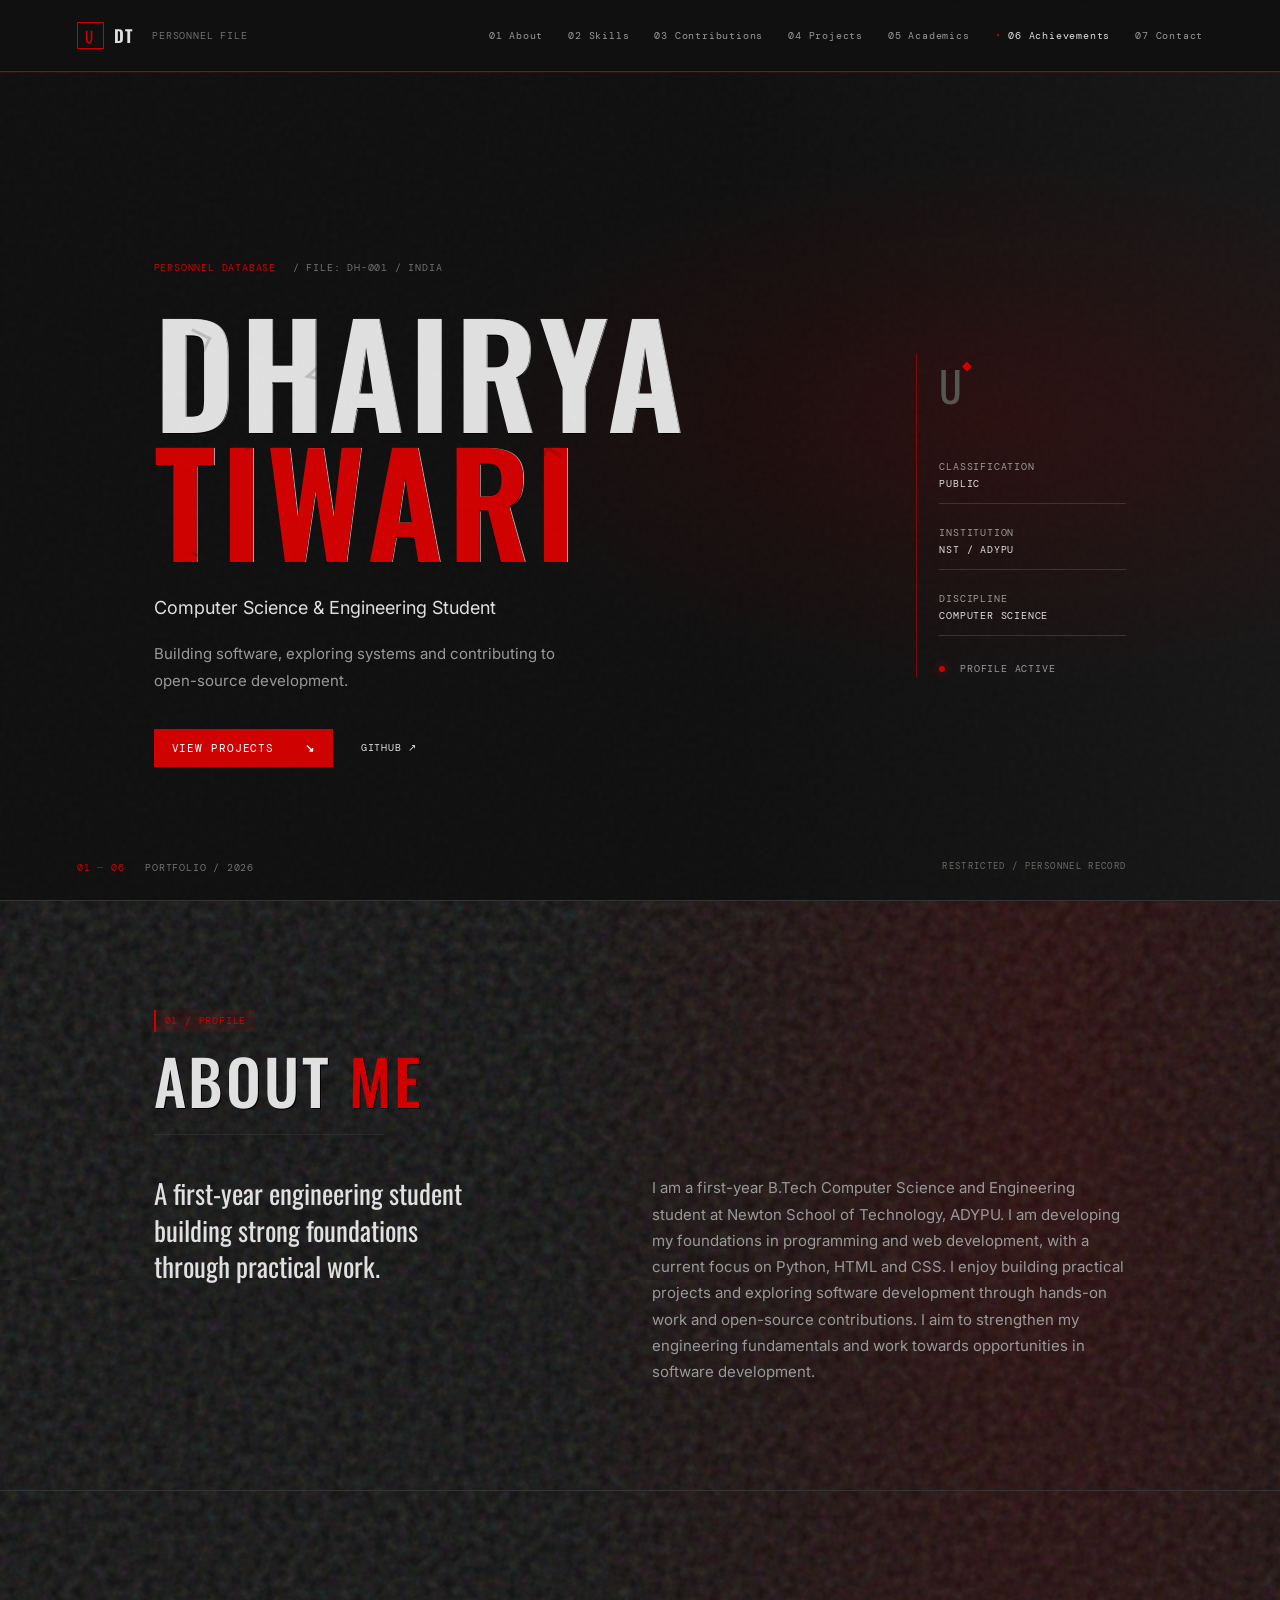
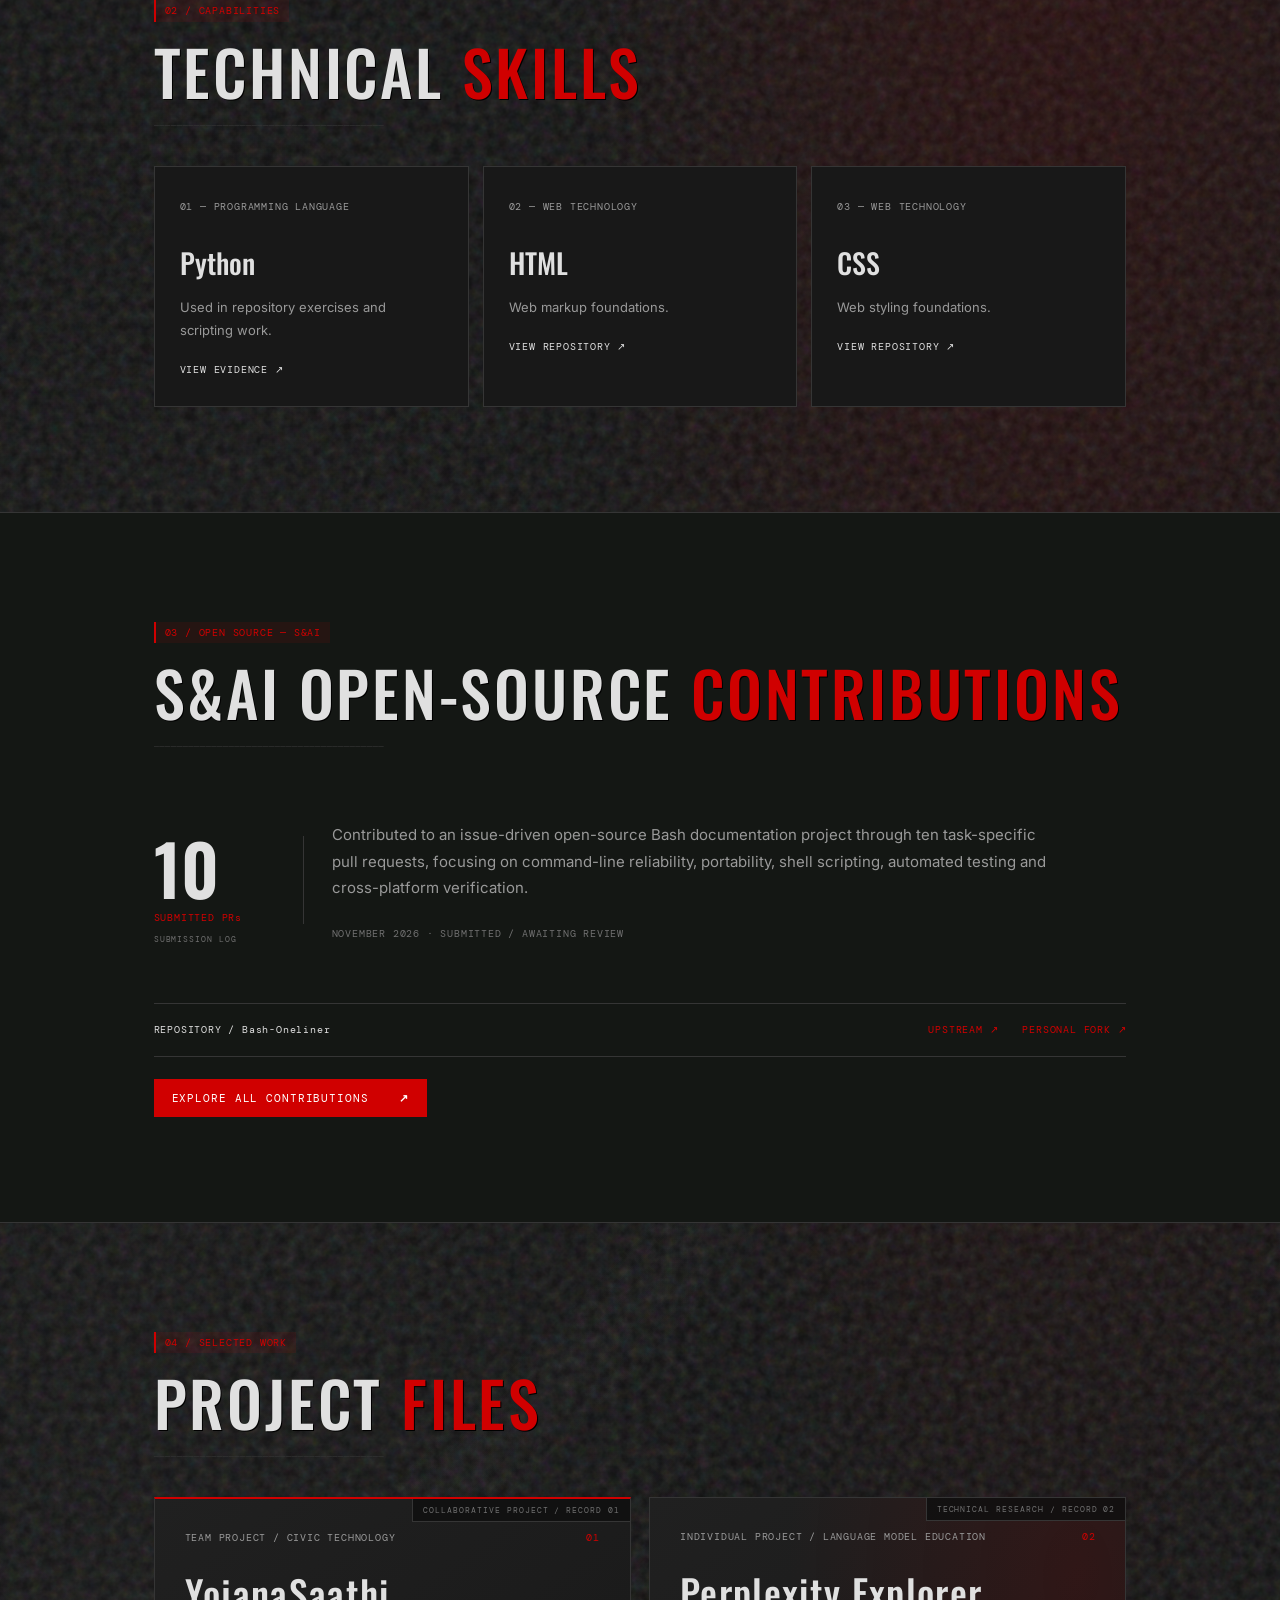
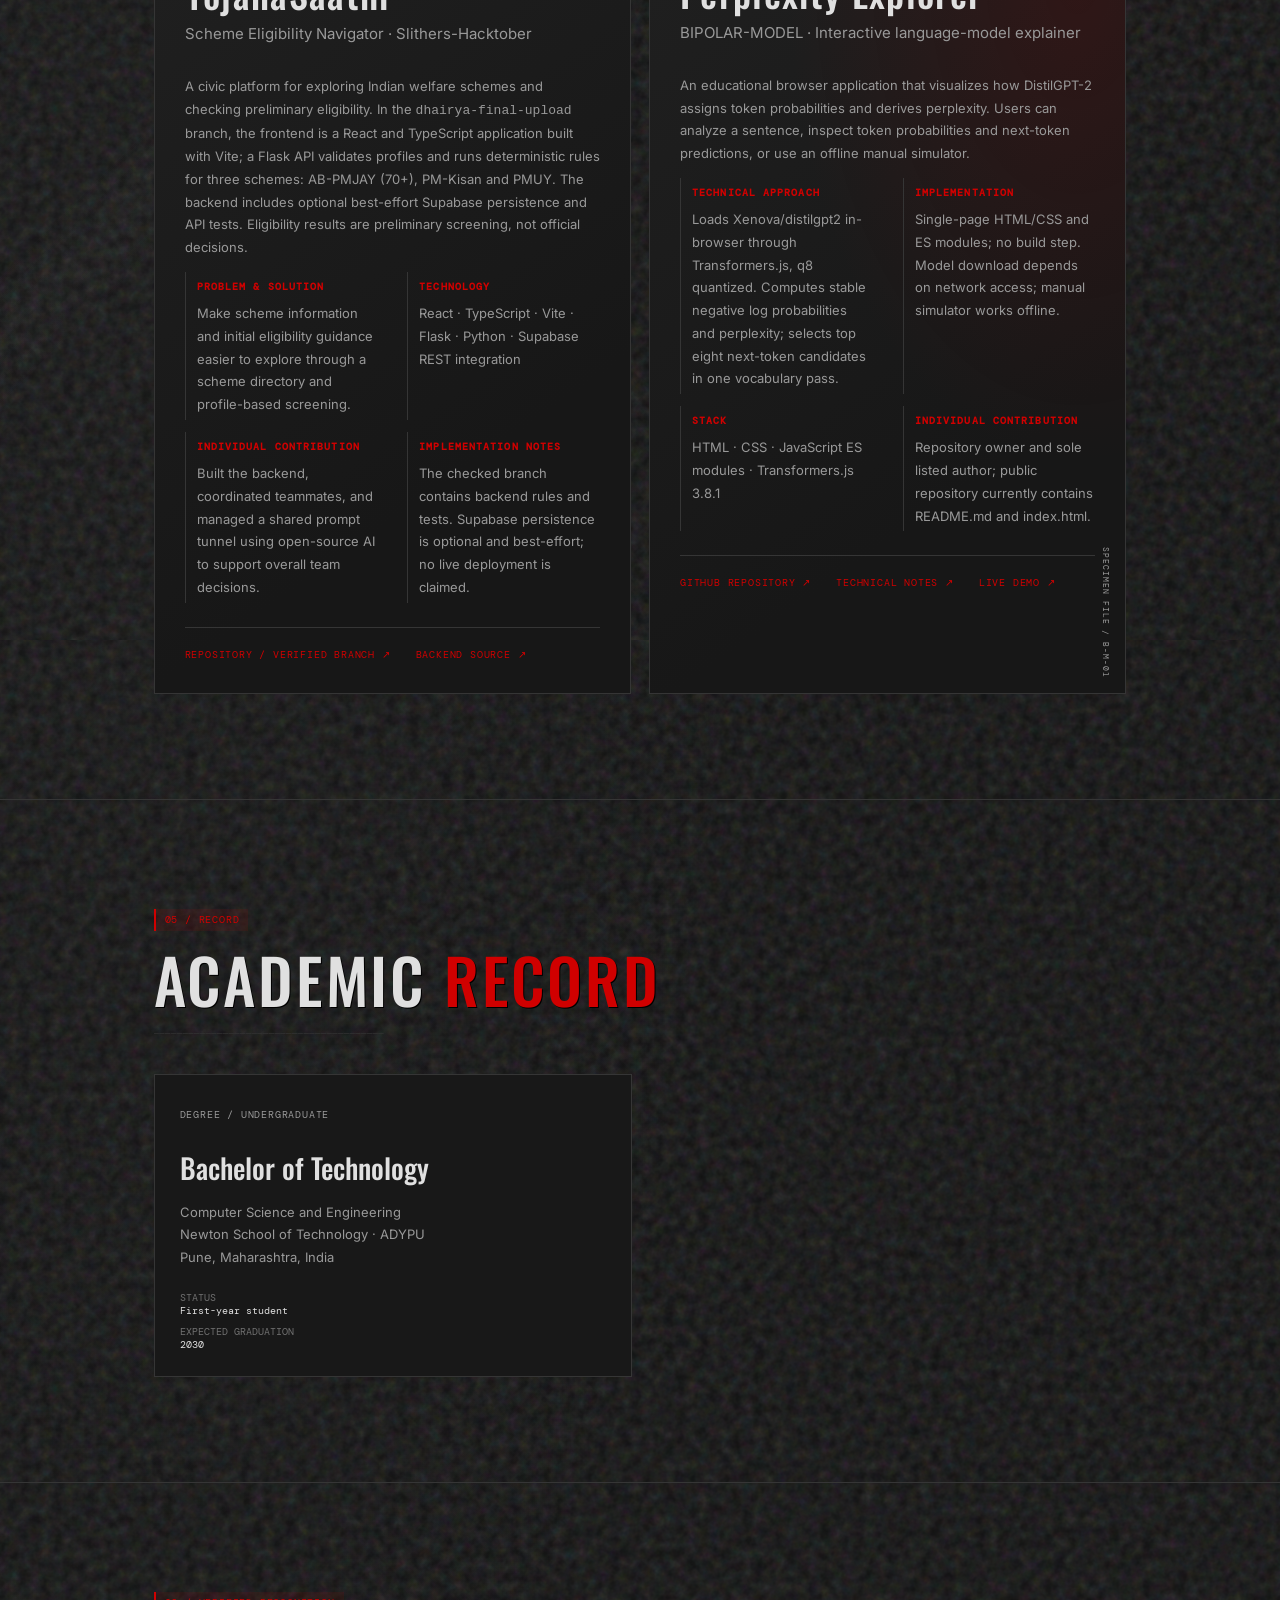
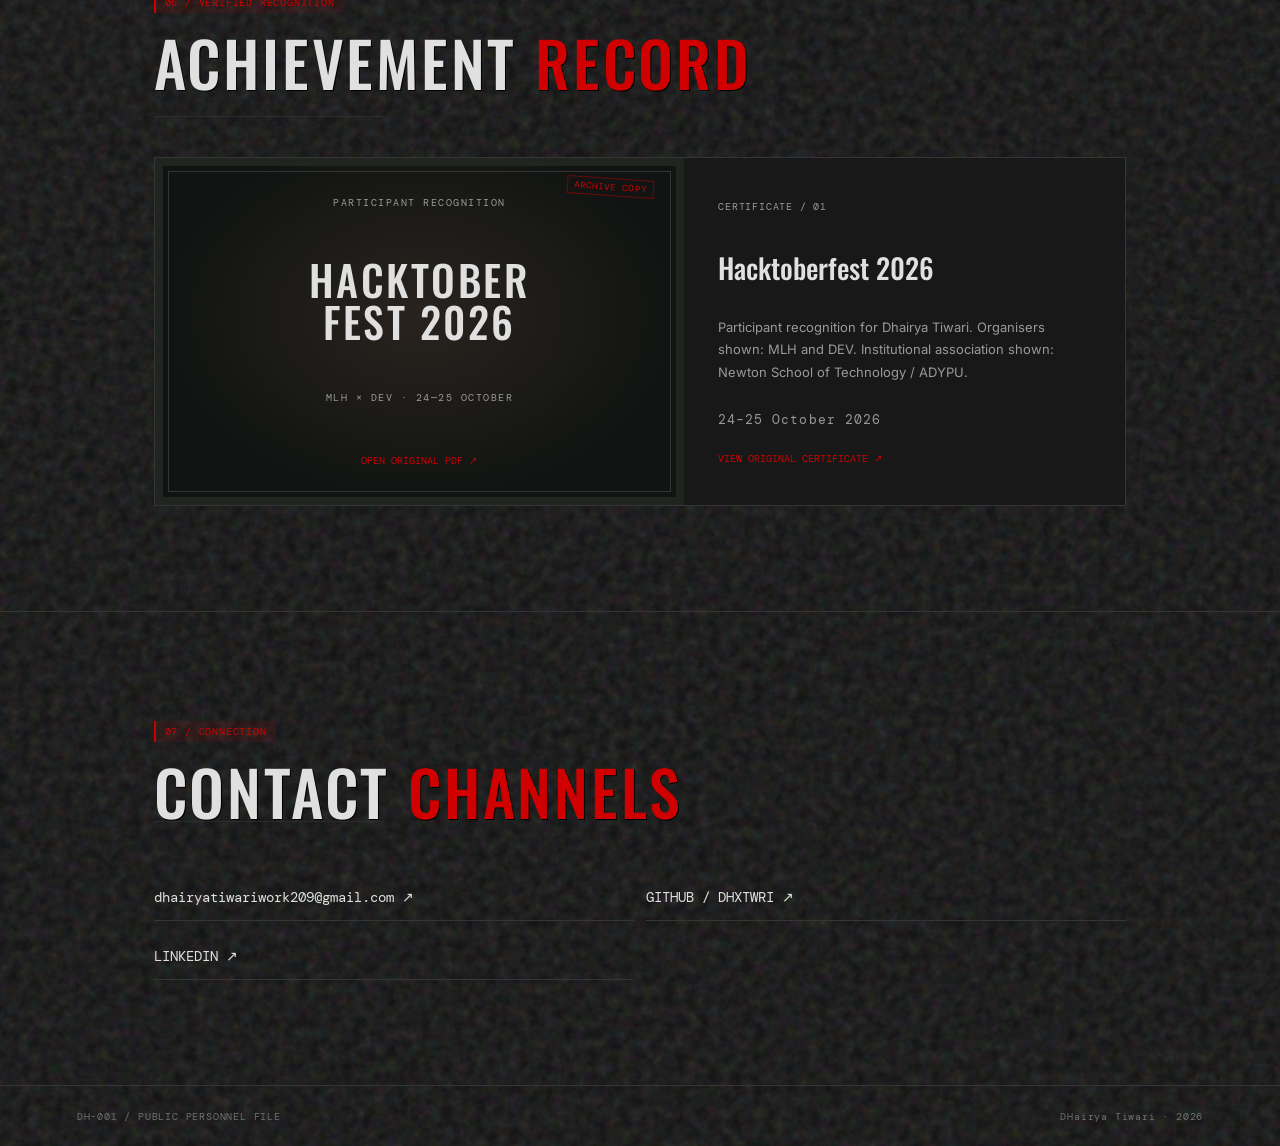
<file: index.html>
<!doctype html>
<html lang="en">
<head>
  <meta charset="utf-8"><meta name="viewport" content="width=device-width,initial-scale=1">
  <meta name="theme-color" content="#101211"><meta name="description" content="Dhairya Tiwari — Computer Science and Engineering student at Newton School of Technology, ADYPU.">
  <title>Dhairya Tiwari | Developer Portfolio</title><link rel="preconnect" href="https://fonts.googleapis.com"><link rel="preconnect" href="https://fonts.gstatic.com" crossorigin><link href="https://fonts.googleapis.com/css2?family=DM+Mono:wght@400;500&family=Inter:wght@400;500;600;700&family=Oswald:wght@400;500;600&display=swap" rel="stylesheet"><link rel="stylesheet" href="style.css">
</head>
<body>
<header class="top"><a class="brand" href="#home"><span class="mark">U</span> DT <small>PERSONNEL FILE</small></a><button class="menu" aria-label="Toggle navigation" aria-expanded="false">☰</button><nav><a href="#about">01 About</a><a href="#skills">02 Skills</a><a href="#contributions">03 Contributions</a><a href="#projects">04 Projects</a><a href="#academics">05 Academics</a><a href="#achievements">06 Achievements</a><a href="#contact">07 Contact</a></nav></header>
<main id="home">
<section class="hero"><div class="hero-copy"><p class="eyebrow">PERSONNEL DATABASE <span> / FILE: DH-001 / INDIA</span></p><h1>DHAIRYA<br><i>TIWARI</i></h1><p class="role">Computer Science &amp; Engineering Student</p><p class="intro">Building software, exploring systems and contributing to open-source development.</p><div class="actions"><a class="button" href="#projects">VIEW PROJECTS <b>↘</b></a><a class="text-link" href="https://github.com/Dhxtwri" target="_blank" rel="noreferrer">GITHUB ↗</a></div></div><aside class="hero-meta"><div class="seal">U<span>◆</span></div><p>CLASSIFICATION <b>PUBLIC</b></p><p>INSTITUTION <b>NST / ADYPU</b></p><p>DISCIPLINE <b>COMPUTER SCIENCE</b></p><div class="status"><span></span> PROFILE ACTIVE</div></aside><div class="hero-index">01 — 06 <span>PORTFOLIO / 2026</span></div></section>
<section id="about" class="section"><div class="section-head"><label>01 / PROFILE</label><h2>ABOUT <i>ME</i></h2></div><div class="about-grid"><p class="lead">A first-year engineering student building strong foundations through practical work.</p><p>I am a first-year B.Tech Computer Science and Engineering student at Newton School of Technology, ADYPU. I am developing my foundations in programming and web development, with a current focus on Python, HTML and CSS. I enjoy building practical projects and exploring software development through hands-on work and open-source contributions. I aim to strengthen my engineering fundamentals and work towards opportunities in software development.</p></div></section>
<section id="skills" class="section"><div class="section-head"><label>02 / CAPABILITIES</label><h2>TECHNICAL <i>SKILLS</i></h2></div><div class="skills"><article><small>01 — PROGRAMMING LANGUAGE</small><h3>Python</h3><p>Used in repository exercises and scripting work.</p><a href="https://github.com/Dhxtwri/Bash-Oneliner" target="_blank">VIEW EVIDENCE ↗</a></article><article><small>02 — WEB TECHNOLOGY</small><h3>HTML</h3><p>Web markup foundations.</p><a href="https://github.com/Dhxtwri/BIPOLAR-MODEL" target="_blank">VIEW REPOSITORY ↗</a></article><article><small>03 — WEB TECHNOLOGY</small><h3>CSS</h3><p>Web styling foundations.</p><a href="https://github.com/Dhxtwri/BIPOLAR-MODEL" target="_blank">VIEW REPOSITORY ↗</a></article></div></section>
<section id="contributions" class="section emphasis"><div class="section-head"><label>03 / OPEN SOURCE — S&amp;AI</label><h2>S&amp;AI OPEN-SOURCE <i>CONTRIBUTIONS</i></h2></div><div class="contrib-summary"><div class="count">10<small>SUBMITTED PRs</small></div><div><p class="section-note">Contributed to an issue-driven open-source Bash documentation project through ten task-specific pull requests, focusing on command-line reliability, portability, shell scripting, automated testing and cross-platform verification.</p><p class="fine">NOVEMBER 2026 · SUBMITTED / AWAITING REVIEW</p></div></div><div class="repo-bar"><span>REPOSITORY / Bash-Oneliner</span><a href="https://github.com/S-AI-Projects/Bash-Oneliner" target="_blank">UPSTREAM ↗</a><a href="https://github.com/Dhxtwri/Bash-Oneliner" target="_blank">PERSONAL FORK ↗</a></div><a class="button archive-button" href="contributions.html">EXPLORE ALL CONTRIBUTIONS <b>↗</b></a></section>
<section id="projects" class="section"><div class="section-head"><label>04 / SELECTED WORK</label><h2>PROJECT <i>FILES</i></h2></div><div class="project-list"><article class="project"><div class="project-top"><small>TEAM PROJECT / CIVIC TECHNOLOGY</small><span>01</span></div><h3>YojanaSaathi</h3><p class="subtitle">Scheme Eligibility Navigator · Slithers-Hacktober</p><p class="project-desc">A civic platform for exploring Indian welfare schemes and checking preliminary eligibility. In the <code>dhairya-final-upload</code> branch, the frontend is a React and TypeScript application built with Vite; a Flask API validates profiles and runs deterministic rules for three schemes: AB-PMJAY (70+), PM-Kisan and PMUY. The backend includes optional best-effort Supabase persistence and API tests. Eligibility results are preliminary screening, not official decisions.</p><div class="project-grid"><div><b>PROBLEM &amp; SOLUTION</b><p>Make scheme information and initial eligibility guidance easier to explore through a scheme directory and profile-based screening.</p></div><div><b>TECHNOLOGY</b><p>React · TypeScript · Vite · Flask · Python · Supabase REST integration</p></div><div><b>INDIVIDUAL CONTRIBUTION</b><p>Built the backend, coordinated teammates, and managed a shared prompt tunnel using open-source AI to support overall team decisions.</p></div><div><b>IMPLEMENTATION NOTES</b><p>The checked branch contains backend rules and tests. Supabase persistence is optional and best-effort; no live deployment is claimed.</p></div></div><div class="project-foot"><a href="https://github.com/Dhxtwri/Slithers-Hacktober/tree/dhairya-final-upload" target="_blank" rel="noreferrer">REPOSITORY / VERIFIED BRANCH ↗</a><a href="https://github.com/Dhxtwri/Slithers-Hacktober/blob/dhairya-final-upload/backend/app.py" target="_blank" rel="noreferrer">BACKEND SOURCE ↗</a></div></article><article class="project"><div class="project-top"><small>INDIVIDUAL PROJECT / LANGUAGE MODEL EDUCATION</small><span>02</span></div><h3>Perplexity Explorer</h3><p class="subtitle">BIPOLAR-MODEL · Interactive language-model explainer</p><p class="project-desc">An educational browser application that visualizes how DistilGPT-2 assigns token probabilities and derives perplexity. Users can analyze a sentence, inspect token probabilities and next-token predictions, or use an offline manual simulator.</p><div class="project-grid"><div><b>TECHNICAL APPROACH</b><p>Loads Xenova/distilgpt2 in-browser through Transformers.js, q8 quantized. Computes stable negative log probabilities and perplexity; selects top eight next-token candidates in one vocabulary pass.</p></div><div><b>IMPLEMENTATION</b><p>Single-page HTML/CSS and ES modules; no build step. Model download depends on network access; manual simulator works offline.</p></div><div><b>STACK</b><p>HTML · CSS · JavaScript ES modules · Transformers.js 3.8.1</p></div><div><b>INDIVIDUAL CONTRIBUTION</b><p>Repository owner and sole listed author; public repository currently contains README.md and index.html.</p></div></div><div class="project-foot"><a href="https://github.com/Dhxtwri/BIPOLAR-MODEL" target="_blank">GITHUB REPOSITORY ↗</a><a href="https://github.com/Dhxtwri/BIPOLAR-MODEL#readme" target="_blank">TECHNICAL NOTES ↗</a><a href="https://bipolar-model.vercel.app/" target="_blank" rel="noreferrer">LIVE DEMO ↗</a></div></article></div></section>
<section id="academics" class="section"><div class="section-head"><label>05 / RECORD</label><h2>ACADEMIC <i>RECORD</i></h2></div><div class="record-grid"><article><small>DEGREE / UNDERGRADUATE</small><h3>Bachelor of Technology</h3><p>Computer Science and Engineering<br>Newton School of Technology · ADYPU<br>Pune, Maharashtra, India</p><div class="academic-meta"><span>STATUS <b>First-year student</b></span><span>EXPECTED GRADUATION <b>2030</b></span></div></article></div></section><section id="achievements" class="section"><div class="section-head"><label>06 / VERIFIED RECOGNITION</label><h2>ACHIEVEMENT <i>RECORD</i></h2></div><div class="certificate"><div class="certificate-art"><span>PARTICIPANT RECOGNITION</span><strong>HACKTOBER<br>FEST 2026</strong><small>MLH × DEV · 24—25 OCTOBER</small><a href="assets/hacktoberfest-2026.pdf" target="_blank" rel="noreferrer">OPEN ORIGINAL PDF ↗</a></div><div class="certificate-info"><small>CERTIFICATE / 01</small><h3>Hacktoberfest 2026</h3><p>Participant recognition for Dhairya Tiwari. Organisers shown: MLH and DEV. Institutional association shown: Newton School of Technology / ADYPU.</p><p class="fine">24–25 October 2026</p><a href="assets/hacktoberfest-2026.pdf" target="_blank" rel="noreferrer">VIEW ORIGINAL CERTIFICATE ↗</a></div></div></section>
<section id="contact" class="section contact"><div class="section-head"><label>07 / CONNECTION</label><h2>CONTACT <i>CHANNELS</i></h2></div><a href="mailto:dhairyatiwariwork209@gmail.com">dhairyatiwariwork209@gmail.com ↗</a><a href="https://github.com/Dhxtwri" target="_blank">GITHUB / DHXTWRI ↗</a><a href="https://www.linkedin.com/in/dhairya-tiwari-13629241b" target="_blank">LINKEDIN ↗</a></section>
</main><footer><span>DH-001 / PUBLIC PERSONNEL FILE</span><span>DHairya Tiwari · 2026</span></footer><script src="script.js"></script></body></html>
</file>
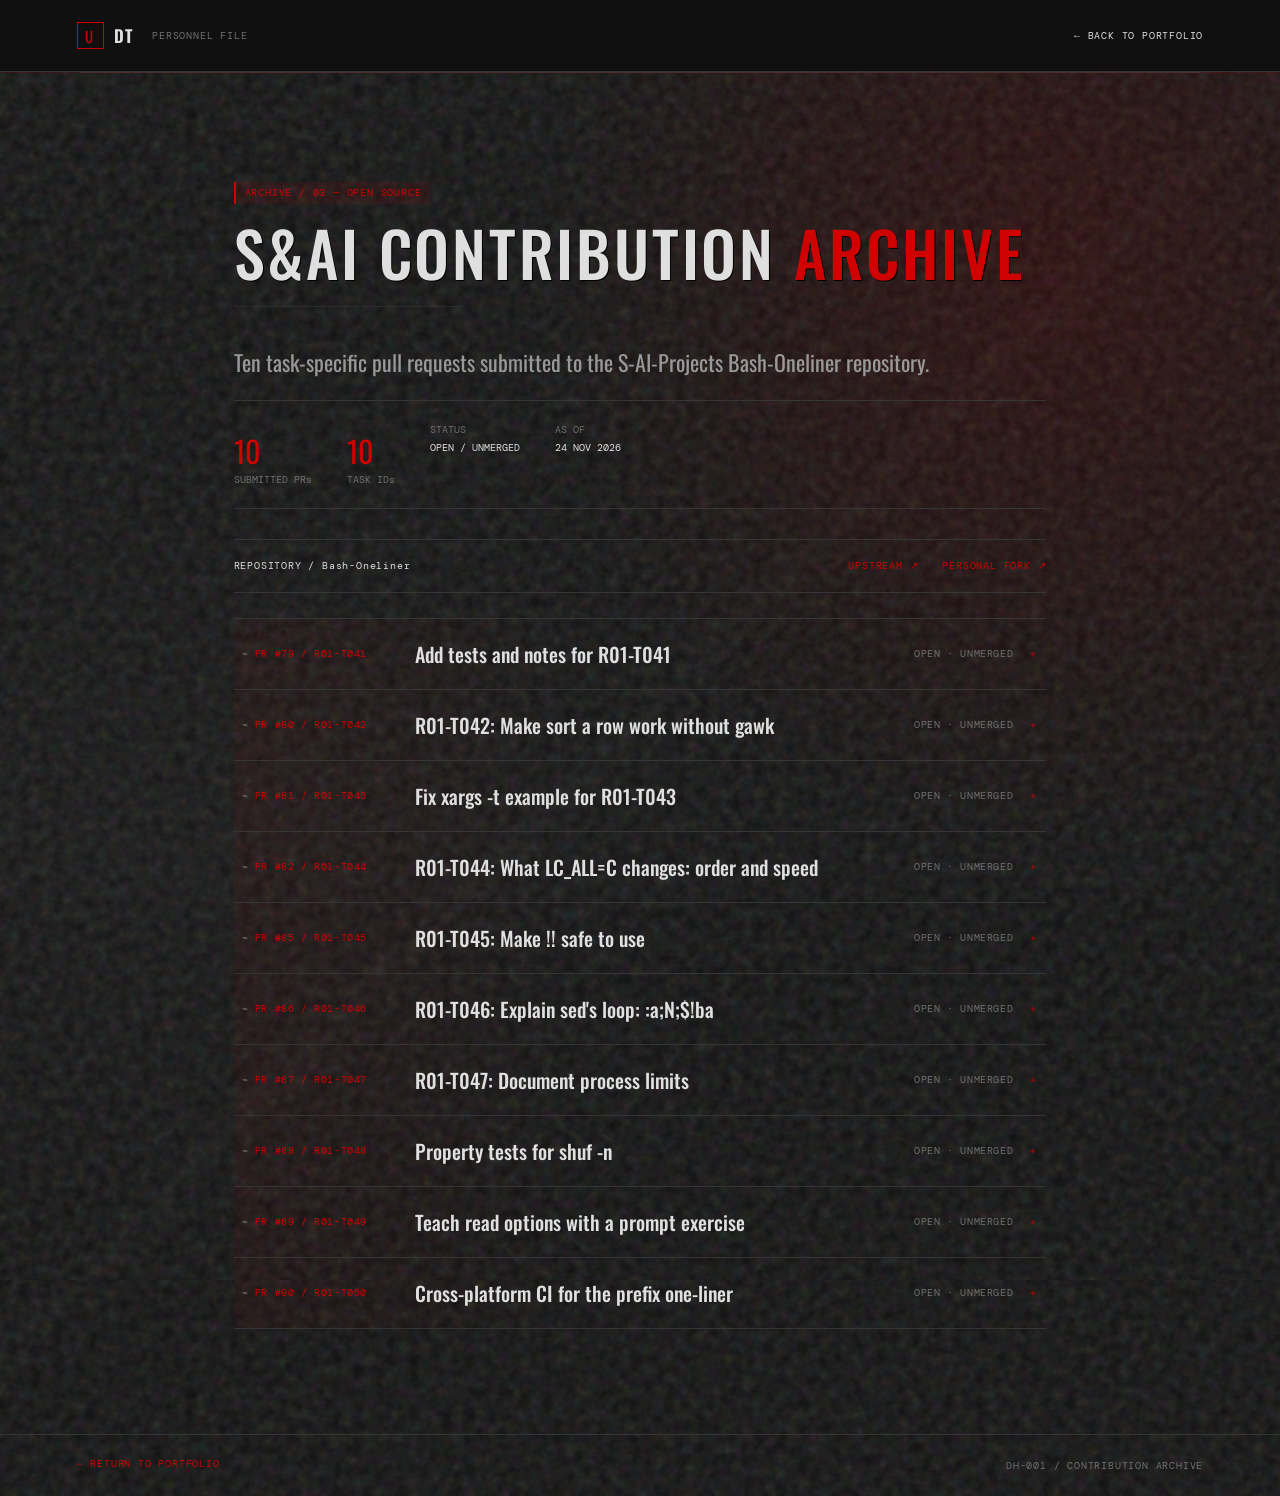
<file: contributions.html>
<!doctype html><html lang="en"><head><meta charset="utf-8"><meta name="viewport" content="width=device-width,initial-scale=1"><meta name="theme-color" content="#101211"><meta name="description" content="Technical archive of Dhairya Tiwari's S&AI Bash-Oneliner pull requests."><title>S&AI Contribution Archive | Dhairya Tiwari</title><link rel="preconnect" href="https://fonts.googleapis.com"><link rel="preconnect" href="https://fonts.gstatic.com" crossorigin><link href="https://fonts.googleapis.com/css2?family=DM+Mono:wght@400;500&family=Inter:wght@400;500;600;700&family=Oswald:wght@400;500;600&display=swap" rel="stylesheet"><link rel="stylesheet" href="style.css"></head><body><header class="top"><a class="brand" href="index.html"><span class="mark">U</span> DT <small>PERSONNEL FILE</small></a><a class="text-link" href="index.html#contributions">← BACK TO PORTFOLIO</a></header><main><section class="section archive-page"><div class="section-head"><label>ARCHIVE / 03 — OPEN SOURCE</label><h2>S&amp;AI CONTRIBUTION <i>ARCHIVE</i></h2></div><p class="archive-subtitle">Ten task-specific pull requests submitted to the S-AI-Projects Bash-Oneliner repository.</p><div class="archive-stats"><span><b>10</b> SUBMITTED PRs</span><span><b>10</b> TASK IDs</span><span>STATUS <b>OPEN / UNMERGED</b></span><span>AS OF <b>24 NOV 2026</b></span></div><div class="repo-bar"><span>REPOSITORY / Bash-Oneliner</span><a href="https://github.com/S-AI-Projects/Bash-Oneliner">UPSTREAM ↗</a><a href="https://github.com/Dhxtwri/Bash-Oneliner">PERSONAL FORK ↗</a></div><div id="pr-archive" class="pr-archive"></div></section></main><footer><a href="index.html">← RETURN TO PORTFOLIO</a><span>DH-001 / CONTRIBUTION ARCHIVE</span></footer><script src="contributions.js"></script></body></html>
</file>
<file: style.css>
:root{--bg:#101211;--panel:#191d1a;--card:#202520;--line:#292e29;--text:#d5d1c6;--sub:#92958b;--muted:#686d64;--red:#873b38;--mono:'DM Mono',monospace;--head:'Oswald',sans-serif;--body:'Inter',sans-serif}*{box-sizing:border-box}html{scroll-behavior:smooth;scroll-padding-top:86px}body{margin:0;background:var(--bg);color:var(--text);font:15px/1.75 var(--body)}body:before{content:'';position:fixed;inset:0;pointer-events:none;opacity:.12;background-image:url("data:image/svg+xml,%3Csvg viewBox='0 0 180 180' xmlns='http://www.w3.org/2000/svg'%3E%3Cfilter id='n'%3E%3CfeTurbulence type='fractalNoise' baseFrequency='.85' numOctaves='3' stitchTiles='stitch'/%3E%3C/filter%3E%3Crect width='100%25' height='100%25' filter='url(%23n)' opacity='.18'/%3E%3C/svg%3E");z-index:10}a{color:inherit;text-decoration:none}.top{position:sticky;top:0;z-index:20;height:72px;padding:0 6vw;display:flex;align-items:center;justify-content:space-between;background:#101211ed;border-bottom:1px solid var(--line);backdrop-filter:blur(8px)}.brand{font:600 17px var(--head);letter-spacing:.1em;display:flex;align-items:center;gap:10px}.brand small{font:10px var(--mono);color:var(--muted);margin-left:8px}.mark{display:grid;place-items:center;width:27px;height:27px;border:1px solid var(--red);color:var(--red);font:15px var(--head)}nav{display:flex;gap:25px}nav a,.eyebrow,label,small,.hero-index,.hero-meta p,.status,.repo-bar,.fine,.project-top,.project-grid b,.project-foot,footer{font-family:var(--mono);font-size:10px;letter-spacing:.08em;color:var(--sub)}nav a{transition:color .2s}nav a:hover,nav a.active{color:var(--text)}nav a.active:before{content:'• ';color:var(--red)}.menu{display:none;background:none;color:var(--text);border:0;font-size:20px}.hero{min-height:calc(100vh - 72px);padding:11vh 12vw 55px;position:relative;display:flex;align-items:center;background:radial-gradient(ellipse at 78% 42%,#292b251f,transparent 42%),linear-gradient(90deg,#101211 60%,#141613)}.hero-copy{max-width:750px}.eyebrow{color:var(--red)}.eyebrow span{color:var(--muted);margin-left:10px}h1{font:600 clamp(68px,11vw,145px)/.92 var(--head);letter-spacing:.035em;margin:28px 0}h1 i,h2 i{color:var(--red);font-style:normal}.role{font-size:18px;color:var(--text)}.intro{max-width:430px;color:var(--sub)}.actions{display:flex;gap:28px;align-items:center;margin-top:35px}.button{padding:12px 18px;background:var(--red);font:11px var(--mono);letter-spacing:.08em}.button b{margin-left:23px}.text-link,.skills a,.record-grid a{font:10px var(--mono);letter-spacing:.08em;color:var(--text)}.hero-meta{position:absolute;right:12vw;top:34%;width:210px;border-left:1px solid var(--line);padding-left:22px}.seal{font:42px var(--head);color:#53574e;margin-bottom:32px}.seal span{font-size:13px;color:var(--red);vertical-align:top}.hero-meta p{display:flex;flex-direction:column;border-bottom:1px solid var(--line);padding:10px 0}.hero-meta b{color:var(--text);font-weight:400}.status{margin-top:24px}.status span{display:inline-block;width:6px;height:6px;background:var(--red);border-radius:50%;margin-right:8px}.hero-index{position:absolute;bottom:24px;left:6vw;color:var(--red)}.hero-index span{margin-left:14px;color:var(--muted)}.section{padding:105px 12vw;border-top:1px solid var(--line)}.section-head label{color:var(--red)}h2{font:500 clamp(36px,5vw,62px)/1.1 var(--head);margin:14px 0 48px;letter-spacing:.02em}.about-grid{display:grid;grid-template-columns:1fr 1.2fr;gap:8vw}.lead{font:400 27px/1.35 var(--head);max-width:340px;margin:0}.about-grid p:last-child{margin:0;color:var(--sub)}.skills{display:grid;grid-template-columns:repeat(3,1fr);gap:14px}.skills article,.record-grid article{padding:25px;border:1px solid var(--line);background:var(--panel)}.skills h3,.record-grid h3{font:500 28px var(--head);margin:24px 0 6px}.skills p,.record-grid p{color:var(--sub);font-size:13px}.skills a,.record-grid a{color:var(--text)}.emphasis{background:#141714}.section-note{color:var(--sub);max-width:720px}.repo-bar{display:flex;gap:24px;align-items:center;padding:17px 0;border-block:1px solid var(--line);margin:30px 0 0}.repo-bar span{margin-right:auto;color:var(--text)}.repo-bar a{color:var(--red)}.pr-list{display:grid;grid-template-columns:1fr 1fr;border-left:1px solid var(--line)}.pr-list article{padding:20px 24px;border-bottom:1px solid var(--line);border-right:1px solid var(--line)}.pr-list small{color:var(--red)}.pr-list h3{font:500 19px var(--head);margin:8px 0}.pr-list p{font-size:12px;color:var(--sub);margin:0}.fine{font-size:10px;line-height:1.8;color:var(--muted);margin-top:24px}.project{border:1px solid var(--line);padding:30px;margin-bottom:18px;background:var(--panel)}.project-top,.project-foot{display:flex;justify-content:space-between}.project-top a,.project-foot a{color:var(--red)}.project h3{font:500 38px var(--head);margin:18px 0 0}.subtitle{color:var(--sub);margin:0 0 28px}.project-grid{display:grid;grid-template-columns:1fr 1fr;gap:12px 30px}.project-grid b{color:var(--red)}.project-grid p{font-size:13px;color:var(--sub);margin:4px 0}.pending{color:#c4a69b!important}.project-foot{justify-content:flex-start;gap:25px;border-top:1px solid var(--line);padding-top:18px;margin-top:24px}.record-grid{display:grid;grid-template-columns:1fr 1fr;gap:16px}.record-grid h3{margin-top:20px}.contact{display:grid;grid-template-columns:1fr 1fr;gap:12px}.contact .section-head{grid-column:1/-1}.contact h2{margin-bottom:24px}.contact>a{border-bottom:1px solid var(--line);padding:14px 0;font:14px var(--mono)}.contact>a:hover{color:var(--red)}footer{border-top:1px solid var(--line);padding:22px 6vw;display:flex;justify-content:space-between;color:var(--muted)}@media(max-width:850px){nav{gap:12px}nav a{font-size:9px}.hero{padding-left:8vw;padding-right:8vw}.hero-meta{right:7vw}.section{padding:80px 8vw}}@media(max-width:650px){.top{height:62px}.menu{display:block}nav{display:none;position:absolute;top:61px;left:0;right:0;background:var(--panel);padding:15px 7vw 22px;flex-direction:column;border-bottom:1px solid var(--line)}nav.open{display:flex}nav a{font-size:11px;padding:5px}.brand small{display:none}.hero{min-height:84vh;align-items:flex-start;padding-top:13vh}.hero-meta{position:absolute;top:auto;bottom:80px;left:8vw;right:auto;width:auto;padding:0;border:0}.hero-meta .seal,.hero-meta p{display:none}.status{margin-top:0}.hero-index{left:8vw}.about-grid,.skills,.record-grid{grid-template-columns:1fr}.about-grid{gap:20px}.section{padding:70px 7vw}h2{margin-bottom:34px}.pr-list{grid-template-columns:1fr}.project-grid{grid-template-columns:1fr}.repo-bar{flex-wrap:wrap;gap:10px 18px}.repo-bar span{width:100%}.contact{grid-template-columns:1fr}.contact .section-head{grid-column:auto}footer{font-size:8px;gap:10px}}
.contrib-summary{display:grid;grid-template-columns:150px 1fr;gap:28px;align-items:center;padding:20px 0}.count{font:600 70px/.9 var(--head);color:var(--text);border-right:1px solid var(--line)}.count small{display:block;color:var(--red);font:10px var(--mono);margin-top:12px}.archive-button{display:inline-block;margin-top:22px}.project-list{display:grid;grid-template-columns:1fr 1fr;gap:18px}.project{margin:0}.project-desc{color:var(--sub);font-size:13px}.project-top span{color:var(--red)}.academic-meta{display:grid;gap:8px;margin-top:22px;font:10px var(--mono);color:var(--muted)}.academic-meta b{display:block;color:var(--text);font-weight:400}.certificate{display:grid;grid-template-columns:1.2fr 1fr;border:1px solid var(--line);background:var(--panel)}.certificate-art{min-height:270px;padding:30px;display:flex;flex-direction:column;justify-content:space-between;text-align:center;border:8px solid #202520;outline:1px solid var(--line);outline-offset:-14px;background:radial-gradient(ellipse at center,#29221f,#111412 70%)}.certificate-art span,.certificate-art small{font:10px var(--mono);letter-spacing:.15em;color:var(--sub)}.certificate-art strong{font:500 42px/1 var(--head);letter-spacing:.06em;color:var(--text)}.certificate-art a,.certificate-info>a{font:10px var(--mono);color:var(--red)}.certificate-info{padding:34px}.certificate-info h3{font:500 28px var(--head)}.certificate-info p{color:var(--sub);font-size:13px}@media(max-width:700px){.project-list,.certificate{grid-template-columns:1fr}.contrib-summary{grid-template-columns:100px 1fr}.count{font-size:55px}.certificate-art{min-height:230px}.project-foot{flex-wrap:wrap}}
.archive-page{max-width:1120px;margin:auto}.archive-subtitle{font:400 22px/1.4 var(--head);color:var(--sub);max-width:700px}.archive-stats{display:flex;flex-wrap:wrap;gap:12px 35px;padding:22px 0;border-block:1px solid var(--line);font:10px var(--mono);color:var(--muted)}.archive-stats b{display:block;color:var(--text);font-weight:400;margin-top:5px}.archive-stats span:first-child b,.archive-stats span:nth-child(2) b{font:30px var(--head);color:var(--red)}.pr-archive{margin-top:25px;border-top:1px solid var(--line)}.pr-detail{border-bottom:1px solid var(--line)}.pr-detail summary{cursor:pointer;list-style:none;display:grid;grid-template-columns:155px 1fr 130px;gap:18px;align-items:center;padding:20px 8px}.pr-detail summary::-webkit-details-marker{display:none}.pr-id,.pr-state,.pr-body label{font:10px var(--mono);letter-spacing:.06em;color:var(--red)}.pr-detail summary strong{font:500 20px var(--head);color:var(--text)}.pr-state{color:var(--muted);text-align:right}.pr-state i{font-style:normal;color:var(--red);margin-left:8px}.pr-detail[open] .pr-state i{display:inline-block;transform:rotate(45deg)}.pr-body{padding:0 8px 24px 173px;display:grid;grid-template-columns:1fr 1fr;gap:12px 30px}.pr-body p{font-size:13px;color:var(--sub);margin:5px 0}.pr-links{grid-column:1/-1;display:flex;gap:20px;margin-top:8px}.pr-links a,footer a{font:10px var(--mono);color:var(--red)}.pr-detail summary:focus-visible,a:focus-visible,button:focus-visible{outline:2px solid var(--red);outline-offset:4px}@media(max-width:650px){.pr-detail summary{grid-template-columns:1fr auto;gap:5px}.pr-id{grid-column:1/-1}.pr-detail summary strong{font-size:17px}.pr-state{font-size:8px}.pr-body{padding:0 8px 20px;grid-template-columns:1fr}.pr-links{grid-column:auto;flex-wrap:wrap}.archive-stats{gap:18px 25px}}
/* Facility dossier refinement */
:root{--red:#873b38;--line:#343832;--panel:#171a17;--card:#1c201c;--head:'Oswald','Arial Narrow',sans-serif}
body{background-color:#101211;background-image:radial-gradient(ellipse at 82% 16%,rgba(95,45,39,.12),transparent 34%),radial-gradient(ellipse at 12% 56%,rgba(76,86,67,.08),transparent 38%),linear-gradient(135deg,transparent 48%,rgba(190,190,170,.018) 49%,transparent 50%),url("data:image/svg+xml,%3Csvg viewBox='0 0 160 160' xmlns='http://www.w3.org/2000/svg'%3E%3Cfilter id='x'%3E%3CfeTurbulence type='fractalNoise' baseFrequency='.72' numOctaves='3' stitchTiles='stitch'/%3E%3C/filter%3E%3Crect width='100%25' height='100%25' filter='url(%23x)' opacity='.17'/%3E%3C/svg%3E")}
.top{border-bottom-color:#39332f;box-shadow:0 1px 0 #873b3812}.top:after{content:'RESEARCH ARCHIVE  /  PUBLIC ACCESS';font:9px var(--mono);letter-spacing:.13em;color:#686d64;position:absolute;left:50%;transform:translateX(-50%);pointer-events:none}
.hero{background-image:radial-gradient(ellipse at 78% 42%,#873b3817,transparent 40%),linear-gradient(90deg,#101211 58%,#171915)}.hero:after{content:'RESTRICTED / PERSONNEL RECORD';position:absolute;right:12vw;bottom:28px;font:9px var(--mono);letter-spacing:.15em;color:#686d64}
h1{background:linear-gradient(115deg,#e0dacf,#b7b3a7 44%,#d5d1c6);-webkit-background-clip:text;background-clip:text;color:transparent;position:relative;text-shadow:1px 1px #ffffff08}
h1:after{content:'';position:absolute;inset:0;pointer-events:none;opacity:.17;background-image:url("data:image/svg+xml,%3Csvg viewBox='0 0 240 100' xmlns='http://www.w3.org/2000/svg'%3E%3Cpath d='M17 11l8 4-4 8m55 3l-7 6 9 2m32-20l-3 8 7 3m61 5l-8 4 2 9m32-17l-4 6 8 4M41 65l8-4 3 7m74-9l-7 3 2 8m62-2l-6-4-4 7' fill='none' stroke='%23101211' stroke-width='1.4'/%3E%3C/svg%3E");mix-blend-mode:multiply}
.section-head{position:relative}.section-head:after{content:'────────────────────────────────────────';display:block;color:#343832;font:9px var(--mono);letter-spacing:.04em;max-width:420px;margin-top:-34px;margin-bottom:35px;overflow:hidden}.section-head label{display:inline-block;border-left:2px solid var(--red);padding:2px 9px;background:#873b3810}.section-head h2{letter-spacing:.045em;text-shadow:1px 1px #000}
.project{position:relative;overflow:hidden;border-color:#353832;background:linear-gradient(145deg,#1a1e1a,#151815 70%)}.project:before{content:'PROJECT RECORD / 01';display:block;position:absolute;top:0;right:0;padding:6px 10px;border-left:1px solid var(--line);border-bottom:1px solid var(--line);font:8px var(--mono);letter-spacing:.12em;color:var(--muted);background:#101211b8}.project:nth-child(2){background:radial-gradient(ellipse at 90% 10%,rgba(95,45,39,.15),transparent 48%),linear-gradient(145deg,#1b1f1b,#151815 72%)}.project:nth-child(2):after{content:'SPECIMEN FILE / B-M-01';position:absolute;right:14px;bottom:15px;font:8px var(--mono);letter-spacing:.12em;color:#71625a;writing-mode:vertical-rl}.project:first-child{border-top:2px solid #545247}.project:first-child:before{content:'COLLABORATIVE PROJECT / RECORD 01'}.project:nth-child(2):before{content:'TECHNICAL RESEARCH / RECORD 02'}.project h3{letter-spacing:.035em}.project-top small{color:#a18c7c}.project-grid>div{border-left:1px solid #353832;padding-left:11px}.project-grid b{letter-spacing:.11em}.pr-detail{background:linear-gradient(90deg,#873b3808,transparent 42%)}.pr-detail[open]{background:#171a17}.pr-detail summary:hover{background:#ffffff04}.pr-id:before{content:'⌁ ';color:#77776c}.repo-bar{border-color:#3a3a32}.count{position:relative}.count:after{content:'SUBMISSION LOG';position:absolute;left:0;bottom:-20px;font:8px var(--mono);letter-spacing:.12em;color:var(--muted);white-space:nowrap}.certificate-art{background:radial-gradient(ellipse at 50% 45%,#29231f,#111412 70%);position:relative}.certificate-art:after{content:'ARCHIVE COPY';position:absolute;top:12px;right:22px;color:#873b38;font:9px var(--mono);letter-spacing:.12em;transform:rotate(4deg);border:1px solid #873b3866;padding:2px 6px}.hero-meta{border-color:#873b3866}.status span{box-shadow:0 0 8px #873b3870}
a,button,.pr-detail summary{transition:color .18s ease,background-color .18s ease,border-color .18s ease}
@media(max-width:650px){.top:after{display:none}.hero:after{right:7vw;font-size:8px}.section-head:after{max-width:260px}.project:nth-child(2):after{right:8px}.project{padding:24px 19px}.count:after{font-size:7px}}
/* Pure red RE2 direction: keep red concentrated on dossier accents. */
:root{--bg:#101010;--panel:#181818;--card:#202020;--line:#353535;--text:#e0e0e0;--sub:#999999;--muted:#707070;--red:#D00000;--deep-red:#8B0000}
body{background-color:#101010;background-image:radial-gradient(ellipse at 82% 18%,rgba(139,0,0,.20),transparent 34%),radial-gradient(ellipse at 12% 58%,rgba(75,75,75,.08),transparent 38%),linear-gradient(135deg,transparent 48%,rgba(210,210,210,.018) 49%,transparent 50%),url("data:image/svg+xml,%3Csvg viewBox='0 0 160 160' xmlns='http://www.w3.org/2000/svg'%3E%3Cfilter id='x'%3E%3CfeTurbulence type='fractalNoise' baseFrequency='.72' numOctaves='3' stitchTiles='stitch'/%3E%3C/filter%3E%3Crect width='100%25' height='100%25' filter='url(%23x)' opacity='.17'/%3E%3C/svg%3E")}
.top{background:#101010ed;border-color:#353535;box-shadow:0 1px 0 #D0000026}.top:after{color:#777}.hero{background-image:radial-gradient(ellipse at 78% 42%,rgba(139,0,0,.2),transparent 40%),linear-gradient(90deg,#101010 58%,#171717)}
/* Weathering mask is restricted to display headings and project names. */
h1,h2,.project h3,.skills h3,.record-grid h3,.certificate-info h3,.pr-detail summary strong{--wear:url("data:image/svg+xml,%3Csvg xmlns='http://www.w3.org/2000/svg' viewBox='0 0 320 100'%3E%3Crect width='320' height='100' fill='white'/%3E%3Cg stroke='black' stroke-width='1.4' fill='none' opacity='.9'%3E%3Cpath d='M22 0l-5 17 8 8-7 18 4 9-6 15m47-67l6 13-4 10 8 14-5 12 2 21m48-72l-7 12 5 9-8 18 5 12-4 15m58-66l5 16-8 11 5 10-3 18 6 12m53-70l-5 13 7 12-4 16 8 10-5 14m48-64l-6 16 4 9-7 14 6 12-2 13'/%3E%3Cpath d='M0 29l14-4m24 54l15-5m46-46l15-3m35 53l14-4m40-50l13-5m30 63l12-6m25-44l16-4' stroke-width='.8'/%3E%3C/g%3E%3C/svg%3E")}
h1,h2,.project h3,.skills h3,.record-grid h3,.certificate-info h3,.pr-detail summary strong{-webkit-mask-image:var(--wear);mask-image:var(--wear);-webkit-mask-size:320px 100px;mask-size:320px 100px;-webkit-mask-repeat:repeat;mask-repeat:repeat}
h1{-webkit-text-fill-color:#e0e0e0;background:none;text-shadow:0 1px #000,1px 0 #aaa}
h1 i,h2 i{color:#D00000;-webkit-text-fill-color:#D00000}
.section-head label,.eyebrow,.hero-index,.repo-bar a,.project-grid b,.project-foot a,.pr-id,.pr-body label,.archive-stats span:first-child b,.archive-stats span:nth-child(2) b,.certificate-art a,.certificate-info>a,.pr-links a,footer a{color:#D00000}
nav a.active:before{color:#D00000}nav a:hover,nav a.active{color:#e0e0e0}.button{background:#D00000;color:#fff}.button:hover,.archive-button:hover{background:#8B0000}.status span{background:#D00000;box-shadow:0 0 9px rgba(208,0,0,.65)}
.section-head:after{color:#353535}.section-head label{background:rgba(208,0,0,.09);border-left-color:#D00000}.hero-meta{border-color:rgba(208,0,0,.55)}.hero-meta .seal span{color:#D00000}
.project{background:linear-gradient(145deg,#202020,#171717 70%);border-color:#353535}.project:nth-child(2){background:radial-gradient(ellipse at 90% 10%,rgba(139,0,0,.18),transparent 48%),linear-gradient(145deg,#202020,#171717 72%)}.project:first-child{border-top-color:#D00000}.project-top small{color:#999}.project-grid>div{border-left-color:#353535}.project:nth-child(2):after{color:#999}.project:before{border-color:#353535;background:#101010dd}.pr-detail{background:linear-gradient(90deg,rgba(208,0,0,.05),transparent 42%)}.pr-detail[open]{background:#181818}.pr-detail summary:hover{background:rgba(208,0,0,.07)}.pr-state i{color:#D00000}.repo-bar{border-color:#353535}.certificate-art:after{color:#D00000;border-color:rgba(208,0,0,.45)}
@media(max-width:650px){.top:after{display:none}.hero:after{right:7vw}.project{background:#202020}}
/* Keep the centered dossier label from colliding with desktop navigation. */
.top:after{display:none}
</file>
